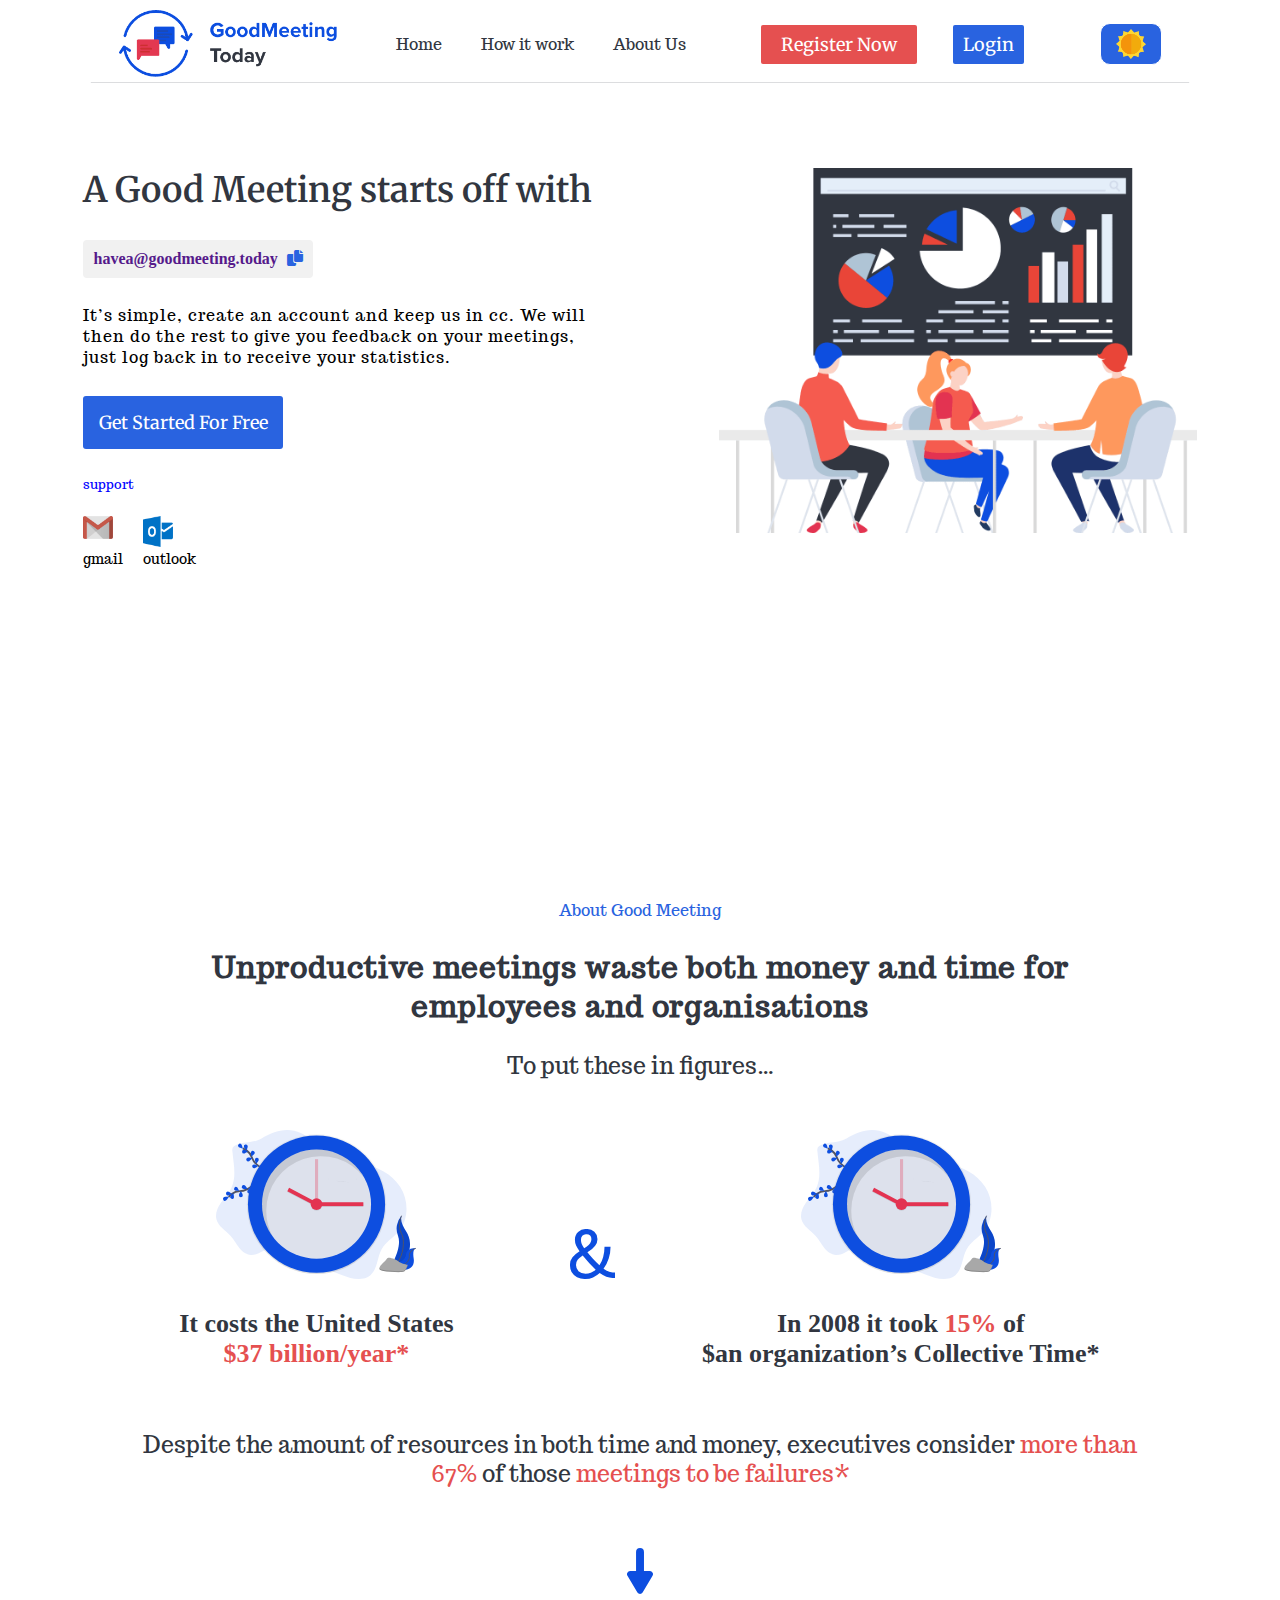
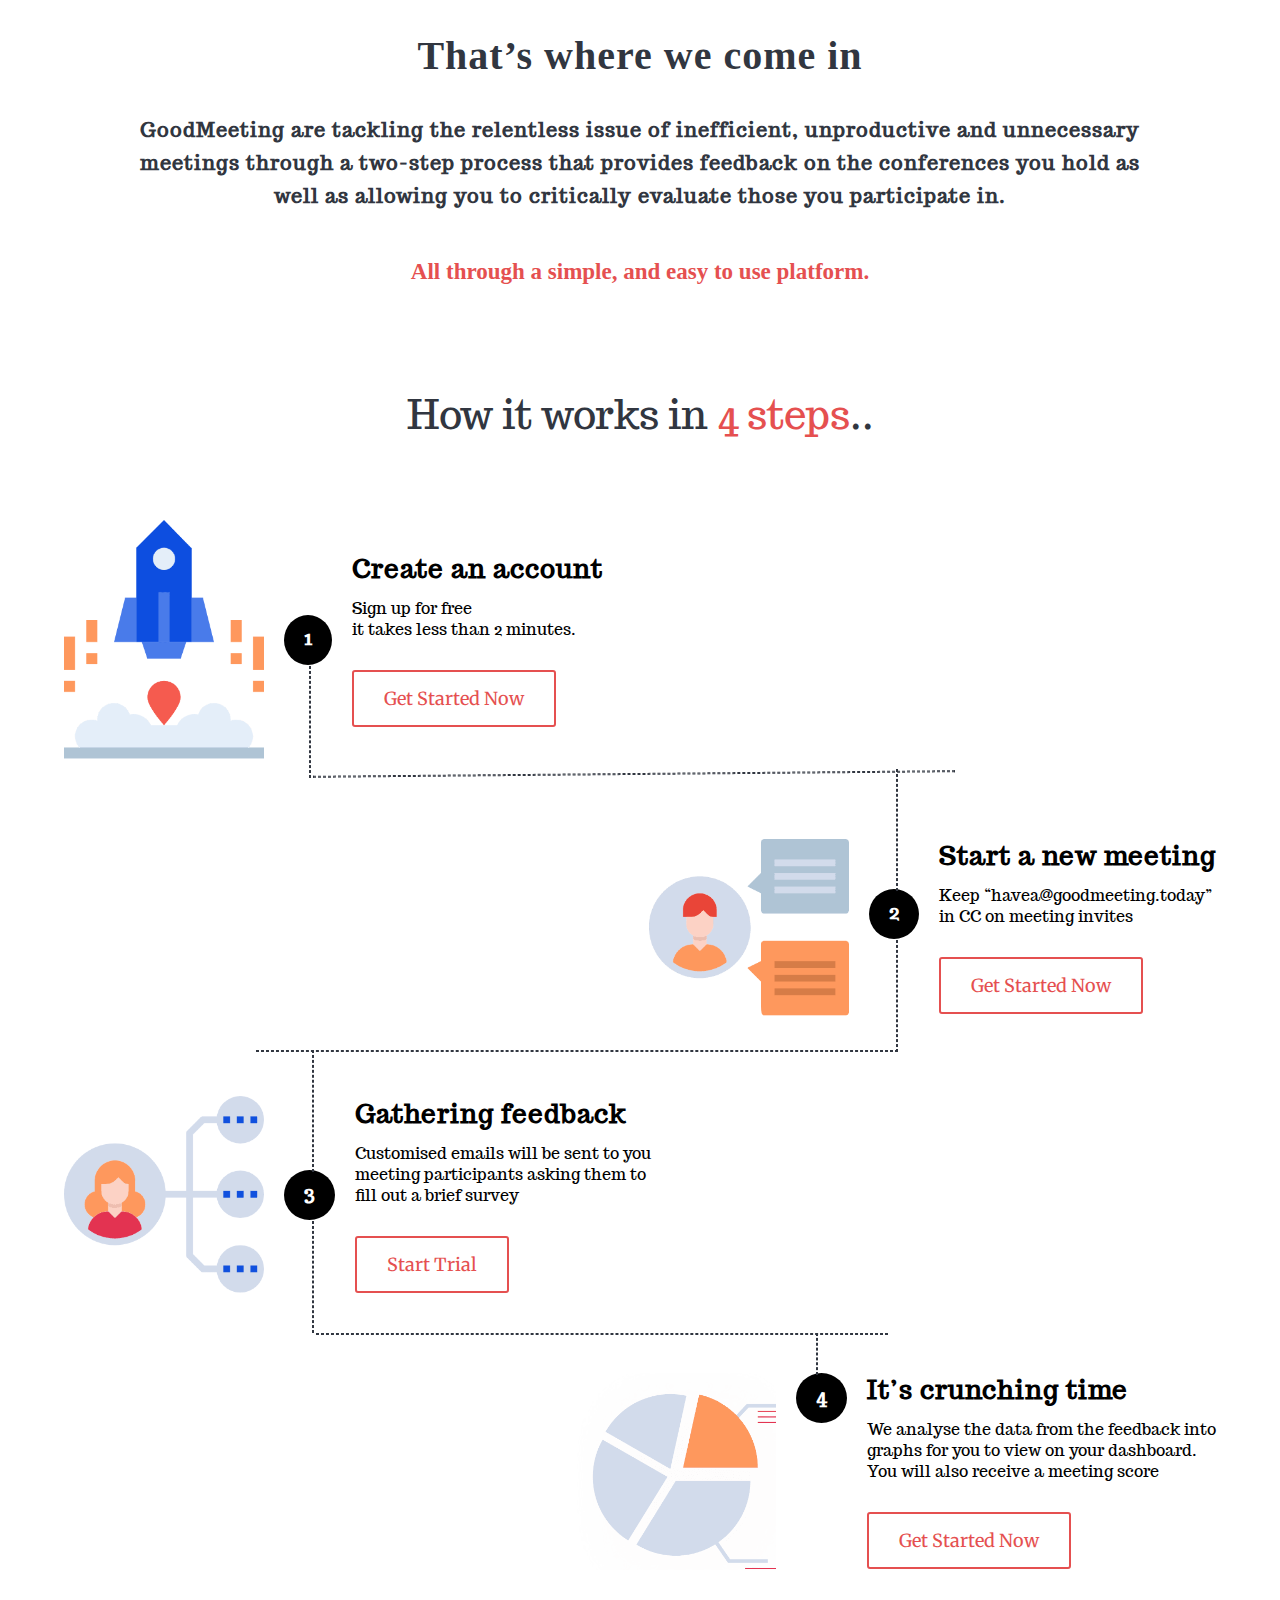
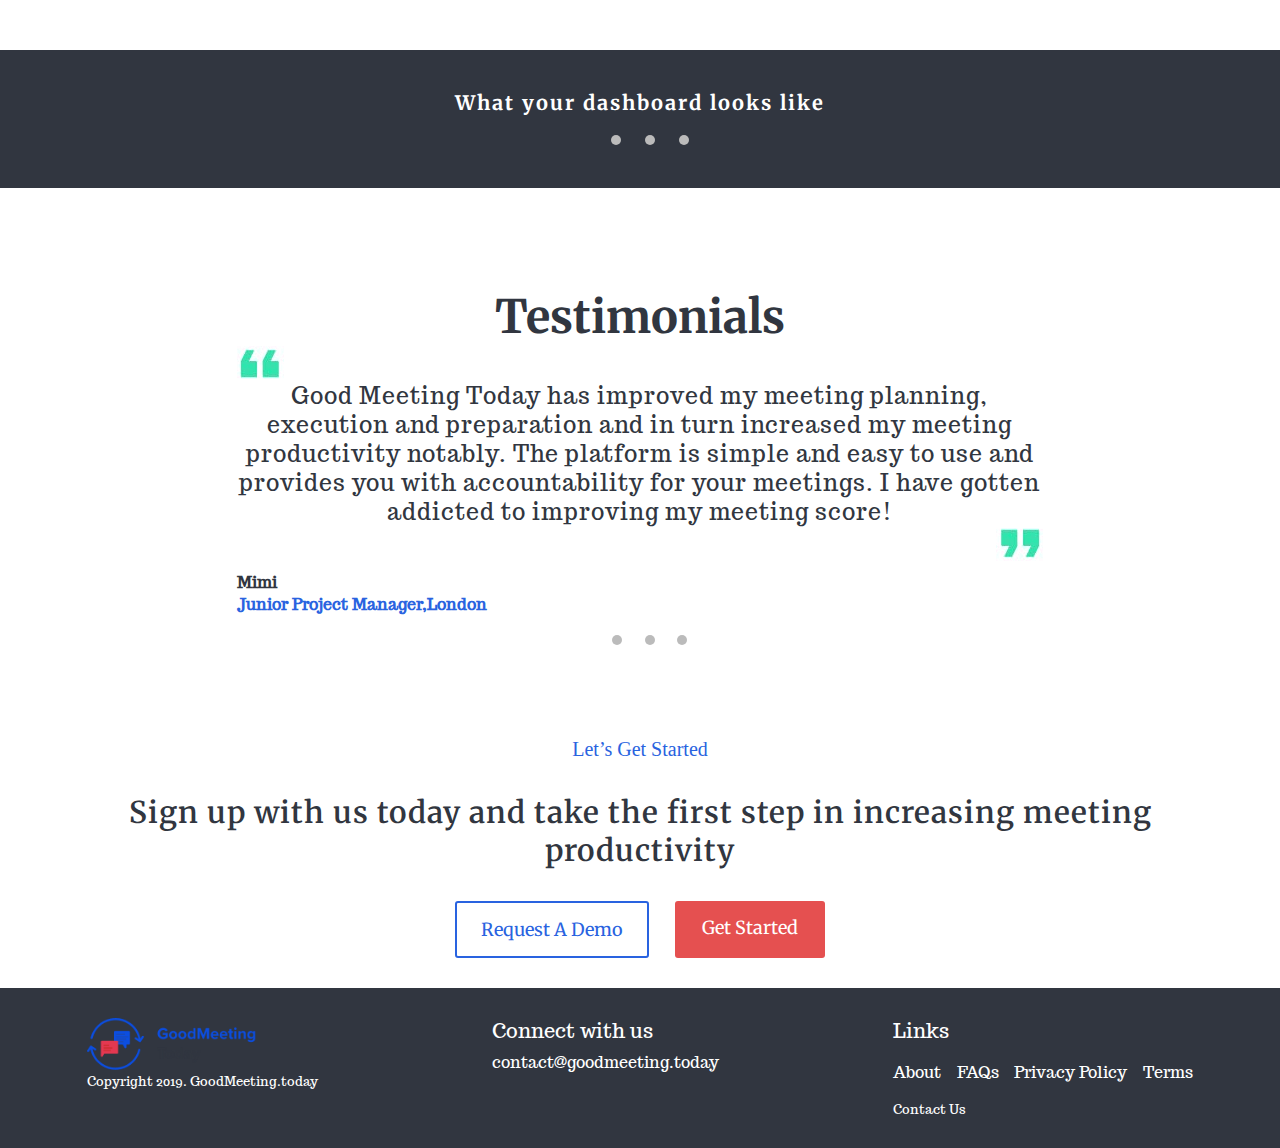
<file: index.html>
<!DOCTYPE html>
<html lang="en">

<head>
    <meta charset="UTF-8" />
    <meta http-equiv="X-UA-Compatible" content="IE=edge" />
    <meta name="viewport" content="width=device-width, initial-scale=1.0" />
    <link rel="stylesheet" href="https://cdnjs.cloudflare.com/ajax/libs/font-awesome/6.0.0/css/all.min.css"
        integrity="sha512-9usAa10IRO0HhonpyAIVpjrylPvoDwiPUiKdWk5t3PyolY1cOd4DSE0Ga+ri4AuTroPR5aQvXU9xC6qOPnzFeg=="
        crossorigin="anonymous" referrerpolicy="no-referrer" />
    <link rel="stylesheet" href="./assets/css/ulitity.css" />
    <link rel="stylesheet" href="./assets/css/indexCss/header.css" />
    <link rel="stylesheet" href="./assets/css/indexCss/heroSection.css" />
    <link rel="stylesheet" href="./assets/css/indexCss/myabout.css">
    <link rel="stylesheet" href="./assets/css/indexCss/steps.css">
    <link rel="stylesheet" href="./assets/css/indexCss/slider.css">
    <link rel="stylesheet" href="./assets/css/indexCss/footer.css">
    <link rel="stylesheet" href="./assets/css/responsive.css">
    <link rel="stylesheet" href="./assets/css/darkToggle.css">
    <title>GoodMeeting</title>
</head>

<body>
    <div class="root">
        <div class="section1 landingBanner">
            <!-- header section -->
            <div class="headerContainer">
                <div class="headerBox">
                    <!-- logo -->
                    <div class="logoContainer cursor">
                        <img src="./assets/images/logo.png" alt="logo" />
                    </div>
                    <!-- ul info -->
                    <div class="ulContainer font1 fontSize1">
                        <ul>
                            <li class="cursor"> <a href="">Home</a></li>
                            <li class="cursor"> <a href="">How it work</a></li>
                            <li class="cursor"> <a href="">About Us</a></li>
                        </ul>
                    </div>
                    <!-- logout login -->
                    <div class="login_logout_section font1">
                        <div class="button1  registerBtn fontSize1">
                            <a href="./pages/authentication/register.html">Register Now</a>
                        </div>
                        <div class="loginBtn fontSize1 cursor button1">
                            <a href="./pages/authentication/login.html">Login</a>
                        </div>
                    </div>
                    <!-- dark mode switch -->
                    <div class="darkSwitch cursor">
                        <img src="./assets/images/header/moon.png" class="moon" >
                        <img src="./assets/images/header/sun.png    " class="sun" >
                    </div>
                    <!-- header box end -->
                </div>
            </div>
            <!-- header section end-->
            <!-- hero section  -->
            <div class="heroSection">
                <!-- text section -->
                <div class="GoodMeet_Info_container">
                    <div class="infoText">
                        <div class="subHeading1 font2">A Good Meeting starts off with</div>
                        <div class="meetingLink fontSize1">
                            <a href=""><strong id="havea-email">havea@goodmeeting.today</strong></a>
                            <span>
                                <i class="fa-solid fa-copy inverted copy cursor"></i>
                            </span>
                        </div>
                        <div class="subHeading2 font1 fontSize1 letterSpacing">
                            <p>
                                It’s simple, create an account and keep us in cc. We will then
                                do the rest to give you feedback on your meetings, just log back
                                in to receive your statistics.
                            </p>
                        </div>
                        <div class="getStartedBtn button1">Get Started For Free</div>
                        <div class="socialLinks font1">
                            <small>support</small>
                            <div class="supportLogo cursor inverted">
                                <div class="gmail">
                                    <img src="./assets/images/gmail.png" alt="gmail">
                                    <p>gmail</p>
                                </div>
                                <div class="outlook">
                                    <img src="./assets/images/outlook.png" alt="img">
                                    <p>outlook</p>
                                </div>
                            </div>
                        </div>
                    </div>
                </div>
                <!-- text section end-->
                <!-- image section -->
                <div class="imageSection inverted">
                    <img src="./assets/images/main.png" alt="image" />
                </div>
                <!-- image section end-->
            </div>
            <!-- hero section  end-->
        </div>
        <!-- landing banner end -->

        <!-- about goodmeeting section -->

        <div class="section2">
            <!-- myAbout section -->
            <div class="myAbout font1">
                <p class="fontSize1">About Good Meeting</p>
                <p class="letterSpacing">Unproductive meetings waste both money and time for employees and organisations
                </p>
                <p class="fontSize2">To put these in figures…</p>
            </div>
            <!-- group1 -->
            <div class="group1">
                <div class="part1">
                    <img src="./assets/images/time.svg" class="inverted" alt="img">
                    <p>It costs the United States</p>
                    <span>$37 billion/year*</span>
                </div>
                <div class="part2">
                    <img src="./assets/images/&.svg" class="inverted" alt="img">
                </div>
                <div class="part3">
                    <img src="./assets/images/time.svg" class="inverted" alt="img">
                    <p>In 2008 it took <span>15%</span> of</p>
                    <p>$an organization’s Collective Time*</p>
                </div>
            </div>
            <!-- group2 -->
            <div class="group2 font1 fontSize2">
                <p>
                    Despite the amount of resources in both time and money,
                    executives consider <span>more than 67% </span> of those <span> meetings to be failures*</span>
                </p>
            </div>
            <!-- group3 -->
            <div class="group3">
                <div class="img">
                    <img src="./assets/images/arrow.svg" class="inverted" alt="img">
                </div>

                <p class="letterSpacing">That’s where we come in</p>
                <p class="font1 fontSize2 letterSpacing">
                    GoodMeeting are tackling the relentless issue of inefficient, unproductive and unnecessary meetings
                    through a two-step process that provides feedback on the conferences you hold
                    as well as allowing you to critically evaluate those you participate in.
                </p>
                <p class="fontSize2 "><span>All through a simple, and easy to use platform.</span></p>

            </div>
        </div>
        <!-- about goodmeeting section end-->

        <!-- steps section3 -->
        <div class="section3 stepsSection font1">
            <p class="heading">How it works in <span>4 steps</span>..</p>
            <!-- steps -->
            <div class="steps">
                <!-- step1  -->
                <div class="step1">
                    <img src="./assets/images/rocket.png" class="inverted" alt="start">
                    <h1 class="count one">1</h1>
                    <div class="step1_text">
                        <h1 class="text">Create an account</h1>
                        <p class="fontSize1">Sign up for free</p>
                        <p class="fontSize1"> it takes less than 2 minutes.</p>
                        <div class="button1 btn">
                            Get Started Now
                        </div>
                    </div>

                </div>
                <!-- step 2 -->
                <div class="step2">
                    <img src="./assets/images/profile.png" class="inverted" alt="profile">
                    <h1 class="count two">2</h1>
                    <div class="step2_text">
                        <h1 class="text">Start a new meeting</h1>
                        <p class="fontSize1">Keep “havea@goodmeeting.today”</p>
                        <p class="fontSize1"> in CC on meeting invites</p>
                        <div class="button1 btn">
                            Get Started Now
                        </div>
                    </div>

                </div>
                <!-- step3 -->
                <div class="step3">
                    <img src="./assets/images/feedback.png" class="inverted" alt="feedback">
                    <h1 class="count three">3</h1>
                    <div class="step3_text">
                        <h1 class="text">Gathering feedback</h1>
                        <p class="fontSize1">Customised emails will be sent to you</p>
                        <p class="fontSize1"> meeting participants asking them to</p>
                        <p class="fontSize1">fill out a brief survey</p>
                        <div class="button1 btn btnStart">
                            Start Trial
                        </div>
                    </div>


                </div>
                <!-- step4 -->
                <div class="step4">
                    <img src="./assets/images/data.png" class="inverted" alt="data">
                    <h1 class="count four">4</h1>
                    <div class="step4_text">
                        <h1 class="text">It’s crunching time</h1>
                        <p class="fontSize1">We analyse the data from the feedback into</p>
                        <p class="fontSize1">graphs for you to view on your dashboard.</p>
                        <p class="fontSize1">You will also receive a meeting score</p>
                        <div class="button1 btn">
                            Get Started Now
                        </div>
                    </div>
                </div>
                <!-- step4 end  -->
            </div>
            <!-- steps end -->
        </div>
        <!-- steps section end -->


        <!-- slider section4 -->

        <div class="section4 slider">
            <h1 class="sliderText">What your dashboard looks like</h1>
            <div class="sliderDots">
                <span class="dot"></span>
                <span class="dot"></span>
                <span class="dot"></span>
            </div>
        </div>
        <!-- slider section4 end-->

        <!-- section 5 -->
        <div class="section5">
            <!-- testimonial section -->
            <div class="group1 testimonialSection">
                <h1 class="font2">Testimonials</h1>
                <!-- testimonialsText section -->
                <div class="testimonialsText font1 letterSpacing">
                    <div class="comma1">
                        <img src="./assets/images/commas.png" class="inverted" alt="">
                    </div>
                    <div class="review">
                        <p class="pat">
                            Good Meeting Today has improved my meeting planning, execution and preparation and in
                            turn increased my meeting productivity notably. The platform is simple and easy to use
                            and provides you with accountability for your meetings. I have gotten addicted to
                            improving my meeting score!
                        </p>
                    </div>
                    <div class="comma2">
                        <img src="./assets/images/commas.png" class="inverted" alt="">
                    </div>

                </div>
                <!-- testimonialsText section end-->
                <!-- reviewer section-->
                <div class="reviewer font1">
                    <h3>Mimi</h3>
                    <h3>Junior Project Manager,London</h3>
                </div>
                <!-- reviewer section end-->
                <!-- testimonial slider -->
                <div class="testimonialDots">
                    <span class="dot"></span>
                    <span class="dot"></span>
                    <span class="dot"></span>
                </div>
                <!-- testimonial slider end-->
            </div>
            <!-- testimonial section end-->
            <!-- group2 section -->
            <div class="group2">
                <p class=font1">Let’s Get Started</p>
                <p class="font2 letterSpacing">Sign up with us today and take the first step in increasing meeting
                    productivity</p>
                <div class="btns">
                    <div class="button1">Request A Demo</div>
                    <div class="button1">Get Started</div>
                </div>
            </div>
            <!-- group2 section end-->
        </div>
        <!-- section 4 end -->
        <!-- footer section -->
        <div class="footer font1">
            <div class="group1">
                <img src="./assets/images/logo.png" class="inverted" alt="">
                <p>Copyright 2019. GoodMeeting.today</p>
            </div>
            <div class="group2">
                <p>Connect with us</p>
                <p class="fontSize1">contact@goodmeeting.today</p>
            </div>
            <div class="group3">
                <p>Links</p>
                <div class="pages">
                    <ul class="fontSize1">
                        <li>About</li>
                        <li>FAQs</li>
                        <li>Privacy Policy</li>
                        <li>Terms</li>
                    </ul>
                </div>
                <p>Contact Us</p>
            </div>
        </div>

        <!-- footer section end-->
    </div>
    <script src="https://cdnjs.cloudflare.com/ajax/libs/jquery/3.6.0/jquery.min.js"
        integrity="sha512-894YE6QWD5I59HgZOGReFYm4dnWc1Qt5NtvYSaNcOP+u1T9qYdvdihz0PPSiiqn/+/3e7Jo4EaG7TubfWGUrMQ=="
        crossorigin="anonymous" referrerpolicy="no-referrer"></script>
    <script src="/assets/javascript/index.js"></script>
    <script src="/assets/javascript/darkToggle.js"></script>
</body>

</html>
</file>
<file: assets/css/ulitity.css>
*{
    margin: 0;
    padding: 0;
}
body{
    background-color: white;
}
.dark-mode{
    filter: invert(1) hue-rotate(180deg)
}
.invert{
    filter: invert(1) hue-rotate(180deg)
}
.cursor {
    cursor: pointer;
}

.font1 {
    font-family: 'Trocchi', serif;
}
.font2 {
    font-family: 'Merriweather', serif;
}

.fontSize1 {
    font-size: 1.6rem;
}

.fontSize2 {
    font-size: 2.3rem;
}

span {
    color: var(--primary-color);
}

.button1 {
    font-family: 'Merriweather', serif;
    text-align: center;
    padding: 1.5rem 0rem;
    color: white;
    font-size: 1.8rem;
    border-radius: 0.3rem;
    background-color: var(--primary-color);
    cursor: pointer;
}
a{
    text-decoration: none;
}
html {
    font-size: 62.5%;
    --primary-color: rgb(229,80,80);
    --secondary-color: rgb(41,99,224);
    --light-black-color:#313640;
}
.letterSpacing{
    letter-spacing: .1rem;
}

.fixed{
    position: fixed;;
    width: 86%;
    top: 0;
    z-index: 5;
    padding-top: 1rem;
    /* height: 1% !important; */
}
.headerBoxFixed{
    padding-top: .8rem !important;
    padding-bottom: .1rem !important    ;
}
.section2Fixed{
    margin-top: -14rem !important;
}
</file>
<file: assets/css/indexCss/header.css>
@import url('https://fonts.googleapis.com/css2?family=Merriweather&display=swap');
@import url('https://fonts.googleapis.com/css2?family=Trocchi&display=swap');

.section1{
   height: 100vh;
   width: 100%;
}
.headerContainer{
    padding: 0rem 9rem;
    height: 13%;
    background-color: white;
}
.headerContainer .headerBox{
    background-color: inherit;
    display: flex;
    justify-content: space-around;
    padding-top: 1rem;
    padding-bottom: .3rem;
    align-items: center;
    box-shadow: 0rem 0.1rem 0.1rem -0.1rem #313640;
}
.headerContainer .logoContainer{
    width: 22rem;
}
.headerContainer .logoContainer img{
    width: 100%;
}
.headerContainer .ulContainer{
    display: flex;
    align-items: center;
    justify-content: center;
    width: 29rem;
}
.headerContainer .ulContainer ul{
    font-weight: 400;
    display: flex;
    list-style: none;
    width: 100%;
    justify-content: space-between;
}
.headerContainer .ulContainer ul li a{
    color: var(--light-black-color);
}
.headerContainer .ulContainer ul li:nth-child(1):after,
.headerContainer .ulContainer ul li:nth-child(2):after,
.headerContainer .ulContainer ul li:nth-child(3):after,
.headerContainer .ulContainer ul li:nth-child(4):after

{
    content: '';
    width: 0;
    height: 0.2rem;
    position: absolute;
    background-color: var(--primary-color);
    top: 6rem;
    transition: all .7s;
}
.headerContainer .ulContainer ul li:nth-child(1):after{
    left: 41rem;
}
.headerContainer .ulContainer ul li:nth-child(2):after{
    left: 51rem;
}
.headerContainer .ulContainer ul li:nth-child(3):after{
    left: 63.8rem;
}

.headerContainer .ulContainer ul li:nth-child(2):hover::after,
.headerContainer .ulContainer ul li:nth-child(3):hover::after,
.headerContainer .ulContainer ul li:nth-child(3):hover::after

{
    width: 8rem;
}
.headerContainer .ulContainer ul li:nth-child(1):hover::after{
    width: 6rem;
}
.headerContainer .login_logout_section{
    display: flex;
    width: 30rem;
    justify-content: space-around;
    align-items: center;
}
.registerBtn a, .loginBtn a{
    color: white;
}
.registerBtn, .loginBtn{
    font-weight: 400;
    background-color:var(--primary-color);
    color: white;
    border-radius: .2rem;
    padding: .8rem 2rem;
}
.loginBtn{
    background-color:var(--secondary-color);
    padding: .8rem 1rem;
}
.headerBox .darkSwitch{
    border: 1px solid;
    display: flex;
    font-size: 2rem;
    width: 6rem;
    height: 4rem;
    border-radius: 1rem;
    background-color: var(--secondary-color);
    color: white;
    justify-content: center;
    align-items: center;
    position: relative; 
}
.headerBox .darkSwitch .moon{
    width: 4rem;
    position: relative;
    left: 1.5rem;
    opacity: 0;
}
.headerBox .darkSwitch .sun{
    width: 3rem;    
    position: relative;
    right: 2rem;
    z-index: 0;
    opacity: 1;
    transition: 1s;
}
.opacityfull{
    opacity: 1 !important;
    transition: 1s;
}
.opacityzero{
    opacity: 0 !important   ;
    transition: 1s;
}
.width{
    width: 3.6rem !important;
}
</file>
<file: assets/css/indexCss/heroSection.css>
.heroSection {
    height: 77%;
    display: flex;
    justify-content: center;
    width: 87%;
    margin: auto;
    margin-top: 4%;
}

.imageSection {
    width: 103rem;
}

.imageSection img {
    width: 100%;
}

.GoodMeet_Info_container {
    display: flex;
    justify-content: center;
    align-items: baseline;
}

.GoodMeet_Info_container .infoText {
    height: 40rem;
    display: flex;
    flex-direction: column;
    justify-content: space-between;
}

.infoText .subHeading1 {
    font-size: 3.5rem;
    font-weight: 600;
    color: var(--light-black-color);
    width: 54rem;
}

.infoText .meetingLink {
    width: 21rem;
    text-align: center;
    padding: 1rem;
    border-radius: 0.4rem;
    background-color: rgb(241, 241, 241);
}
.copy{
    color: var(--secondary-color);
    margin-left: .5rem;
}
.copy:hover{
    transform: scale(1.1);
}
.infoText .subHeading2 {
    width: 80%;
}

.infoText .getStartedBtn {
    width: 20rem;
    background-color: var(--secondary-color);
}

.infoText .socialLinks {
    width: 10rem;
}

.infoText .socialLinks small {
    font-size: 1.3rem;
    color: blue;
}

.infoText .socialLinks .supportLogo {
    padding-top: 2.3rem;
    width: 9rem;
    display: flex;
    justify-content: space-between;
}

.socialLinks .supportLogo .gmail,
.socialLinks .supportLogo .outlook {
    width: 3rem;
}

.socialLinks .supportLogo .gmail img,
.socialLinks .supportLogo .outlook img {
    width: 100%;
}

.socialLinks .supportLogo .gmail p,
.socialLinks .supportLogo .outlook p {
    margin-top: 0.8rem;
    font-size: 1.4rem;
}

.socialLinks .supportLogo .outlook p {
    margin-top: 0rem;
}
</file>
<file: assets/css/indexCss/myabout.css>
.section2 {
    width: 80%;
    margin: auto;
    display: flex;
    justify-content: center;
    flex-direction: column;
    align-items: center;
}

.section2 .myAbout {
    text-align: center;
    display: flex;
    flex-direction: column;
    justify-content: space-between;
    height: 18rem;
    color: var(--light-black-color);
}

.myAbout p:nth-child(1) {
    color: var(--secondary-color);
}

.myAbout p:nth-child(2) {
    font-size: 3rem;
    font-weight: 600;
}

.section2 .group1 {
    display: flex;
    width: 90%;
    height: 30rem;
    margin: auto;
    margin-top: 5rem;
    justify-content: space-between;
    align-items: baseline;
}

.group1 .part1,
.group1 .part3 {
    display: flex;
    flex-direction: column;
    text-align: center;
    justify-content: center;
    align-items: center;
    font-size: 2.6rem;
    color: var(--light-black-color);
    font-weight: 700;
}

.section2 .group1 .part3 {
    width: 40rem;
}

.section2 .group1 .part2 {
    margin-left: 3rem;
}

.section2 .group1 .part1 img,
.section2 .group1 .part3 img {
    width: 20rem;
    margin-bottom: 3rem;
}

.section2 .group1 .part1 p:last-child {
    font-size: 3rem;
}

.section2 .group2 {
    color: var(--light-black-color);
    text-align: center;
}

.section2 .group3 {
    text-align: center;
    margin-top: 6rem;
    height: 34rem;
    display: flex;
    flex-direction: column;
    justify-content: space-between;
    color: var(--light-black-color);
    font-weight: 700;
}

.section2 .group3 p:nth-child(2) {
    font-size: 4rem;
}
.section2 .group3 p:nth-child(3) {
    font-size: 2rem;
}
.section2 .group3 p:nth-child(3),
.section2 .group3 p:nth-child(4),
.section2 .group3 p:nth-child(2) {
    line-height: 3.3rem;
}
</file>
<file: assets/css/indexCss/steps.css>
.root .stepsSection {
    display: flex;
    flex-direction: column;
    justify-content: center;
    align-items: center;
    width: 90%;
    margin: auto;
    margin-top: 10rem;
}

.stepsSection .heading {
    font-size: 4rem;
    color: var(--light-black-color);
}

.stepsSection .steps {
    margin-top: 8rem;
    display: flex;
    flex-direction: column;
    width: 100%;
}

.stepsSection .steps .step1,
.stepsSection .steps .step3 {
    display: flex;
    justify-content: flex-start;
    align-items: center
}

.stepsSection .steps .step2,
.stepsSection .steps .step4 {
    display: flex;
    margin-top: 8rem;
    margin-bottom: 8rem;
    justify-content: flex-end;
}

.stepsSection .steps .step2 .count {
    margin-top: 5rem;
}

.stepsSection .steps img {
    width: 20rem;
}

.stepsSection .steps .count {
    margin-left: 2rem;
    background: black;
    margin-right: 2rem;
    color: white;
    padding: 1rem 2rem;
    height: 3rem;
    border-radius: 50%;
    position: relative;
    z-index: 3;
}

.step1_text,
.step2_text,
.step3_text,
.step4_text {
    position: relative;
}

.stepsSection .steps .one::after,
.stepsSection .steps .two::after,
.stepsSection .steps .three::after,
.step1_text::after,
.stepsSection .steps .two::before,
.stepsSection .steps .three::before,
.stepsSection .steps .four::before,
.step2_text::after,
.step3_text::after {
    content: '';
    position: absolute;
    border: 1px dashed var(--light-black-color);
    width: 0;
}

.stepsSection .steps .one::after,
.stepsSection .steps .two::after,
.stepsSection .steps .three::after {
    height: 11rem;
    top: 5.1rem;
    right: 2.1rem;
}

.step1_text::after {
    height: 64rem;
    top: -9.9rem;
    right: -3.2rem;
    transform: rotate(89.5deg);
}

.stepsSection .steps .two::before,
.stepsSection .steps .three::before {
    height: 12rem;
    top: -12rem;
    right: 2.1rem;
}

.stepsSection .steps .four::before {
    height: 4rem;
    top: -4rem;
    right: 2.rem;
}

.step2_text::after {
    height: 64rem;
    top: -10.9rem;
    right: 63.8rem;
    transform: rotate(90deg);
}

.step3_text::after {
    height: 57rem;
    top: -4.9rem;
    right: 4.8rem;
    transform: rotate(90deg);
}

.stepsSection .steps .text {
    font-size: 2.6rem;
    letter-spacing: .1rem;
    margin-bottom: 1.3rem;
}

.stepsSection .steps .btn {
    margin-top: 3rem;
    cursor: pointer;
    background-color: inherit;
    color: var(--primary-color);
    border: 2px solid var(--primary-color);
    width: 20rem;
    transition: all .3s;
}

.stepsSection .steps .btnStart {
    width: 15rem;
}

.stepsSection .steps .btn:hover {
    color: white;
    background-color: var(--primary-color);
}
</file>
<file: assets/css/indexCss/slider.css>
.slider {
    background-color: var(--light-black-color);
    display: flex;
    flex-direction: column;
    justify-content: center;
    align-items: center;
    padding: 4rem 0rem;
    font-family: 'Merriweather', serif;
    letter-spacing: .2rem;
    font-weight: 600;
    color: white;
}

.dot {
    height: 10px;
    width: 10px;
    background-color: #bbb;
    border-radius: 50%;
    margin-top: 2rem;
    margin-left: 2rem;
    display: inline-block;
    cursor: pointer;
}
.section5{
    display: flex;
    flex-direction: column;
    align-items: center;
    justify-content: space-between;
    width: 63%;
    height: 67rem;
    margin: auto;
    margin-top: 10rem;
}
.testimonialSection {
    position: relative;
    display: flex;
    flex-direction: column;
    justify-content: center;
    align-items: center;
    color: var(--light-black-color);
}

.testimonialSection h1 {
    font-size: 4.6rem;
}

.testimonialSection .testimonialsText {
    font-size: 2.3rem;
    text-align: center;
}

.testimonialsText .comma1,
.testimonialsText .comma2 {
    display: flex;
}

.testimonialsText .comma1 {
    justify-content: flex-start;
}

.testimonialsText .comma2 {
    justify-content: flex-end;
}

.testimonialsText .comma2 img {
    transform: rotate(180deg);
}
.testimonialSection .reviewer{
    width: 100%;
    margin-top: 1rem;
    font-size: 1.4rem;
}
.testimonialSection .reviewer h3:nth-child(2){
    color:var(--secondary-color);
}
.section5 .group2{
    display: flex;
    flex-direction: column;
    align-items: center;
    width: 108rem;
    height: 22rem;
    justify-content: space-between;
}
.section5 .group2 p:nth-child(1){
    font-size: 2rem;
    color: var(--secondary-color);
}
.section5 .group2 p:nth-child(2){
    font-size: 3rem;
    text-align: center;
    font-weight: 600;
    color: var(--light-black-color);
}
.section5 .group2 .btns{
    display: flex;
    width: 37rem;
    justify-content: space-between;
}
.section5 .group2 .btns .button1:nth-child(1){
    width: 19rem;
    color: var(--secondary-color);
    border: 2px solid var(--secondary-color);
    background-color: transparent;  
    transition: .3s ease-in-out;
}
.section5 .group2 .btns .button1:nth-child(1):hover{
    color: white;
    background-color: var(--secondary-color);
}
.section5 .group2 .btns .button1:nth-child(2){
    width: 15rem;
}
</file>
<file: assets/css/indexCss/footer.css>
.footer{
    margin-top: 3rem;
    display: flex;
    justify-content: space-around;
    padding: 3rem 0rem;
    background-color:var(--light-black-color);
    color: white;
}
.footer .group1 img{
    width: 17rem;
}
.footer p{
    color: white;
}
.footer .group1 p{
    font-size: 1.3rem;
}
.footer .group2{
    font-size: 2rem;
}
.footer .group2 p:nth-child(2){
    margin-top: 0.8rem;
}
.footer .group3{
    display: flex;
    flex-direction: column;
    height: 10rem;
    justify-content: space-between;
    width: 30rem;
    font-size: 1.3rem;
}
.footer .group3 p:nth-child(1){
    font-size: 2rem;
}

.footer .group3 ul{
    display: flex;
    justify-content: space-between;
    list-style: none;
}
</file>
<file: assets/css/responsive.css>
@media screen and (max-width: 4098px) {
  html {
    font-size: 187.8%;
  }
}

@media screen and (max-width: 3000px) {
  html {
    font-size: 125%;
  }
}

@media screen and (max-width: 2050px) {
  html {
    font-size: 93.7%;
  }
}

@media screen and (max-width: 1920px) {
  html {
    font-size: 87.3%;
  }
}

@media screen and (max-width: 1825px) {
  html {
    font-size: 83.6%;
  }
}

@media screen and (max-width: 1750px) {
  html {
    font-size: 69.6%;
  }
}

@media screen and (max-width: 1710px) {
  html {
    font-size: 70%;
  }
}

@media screen and (max-width: 1370px) {
  html {
    font-size: 62.5%;
  }

  @media screen and (max-width: 1242px) {
    html {
      font-size: 57.5%;
    }
  }
}
</file>
<file: assets/css/darkToggle.css>
.white{
    color: white !important;
}
.havea-email{
    color: var(--secondary-color);
}
.meetingLink-dark{
    background-color: rgba(0, 0, 0, 0.747) !important;
}
</file>
